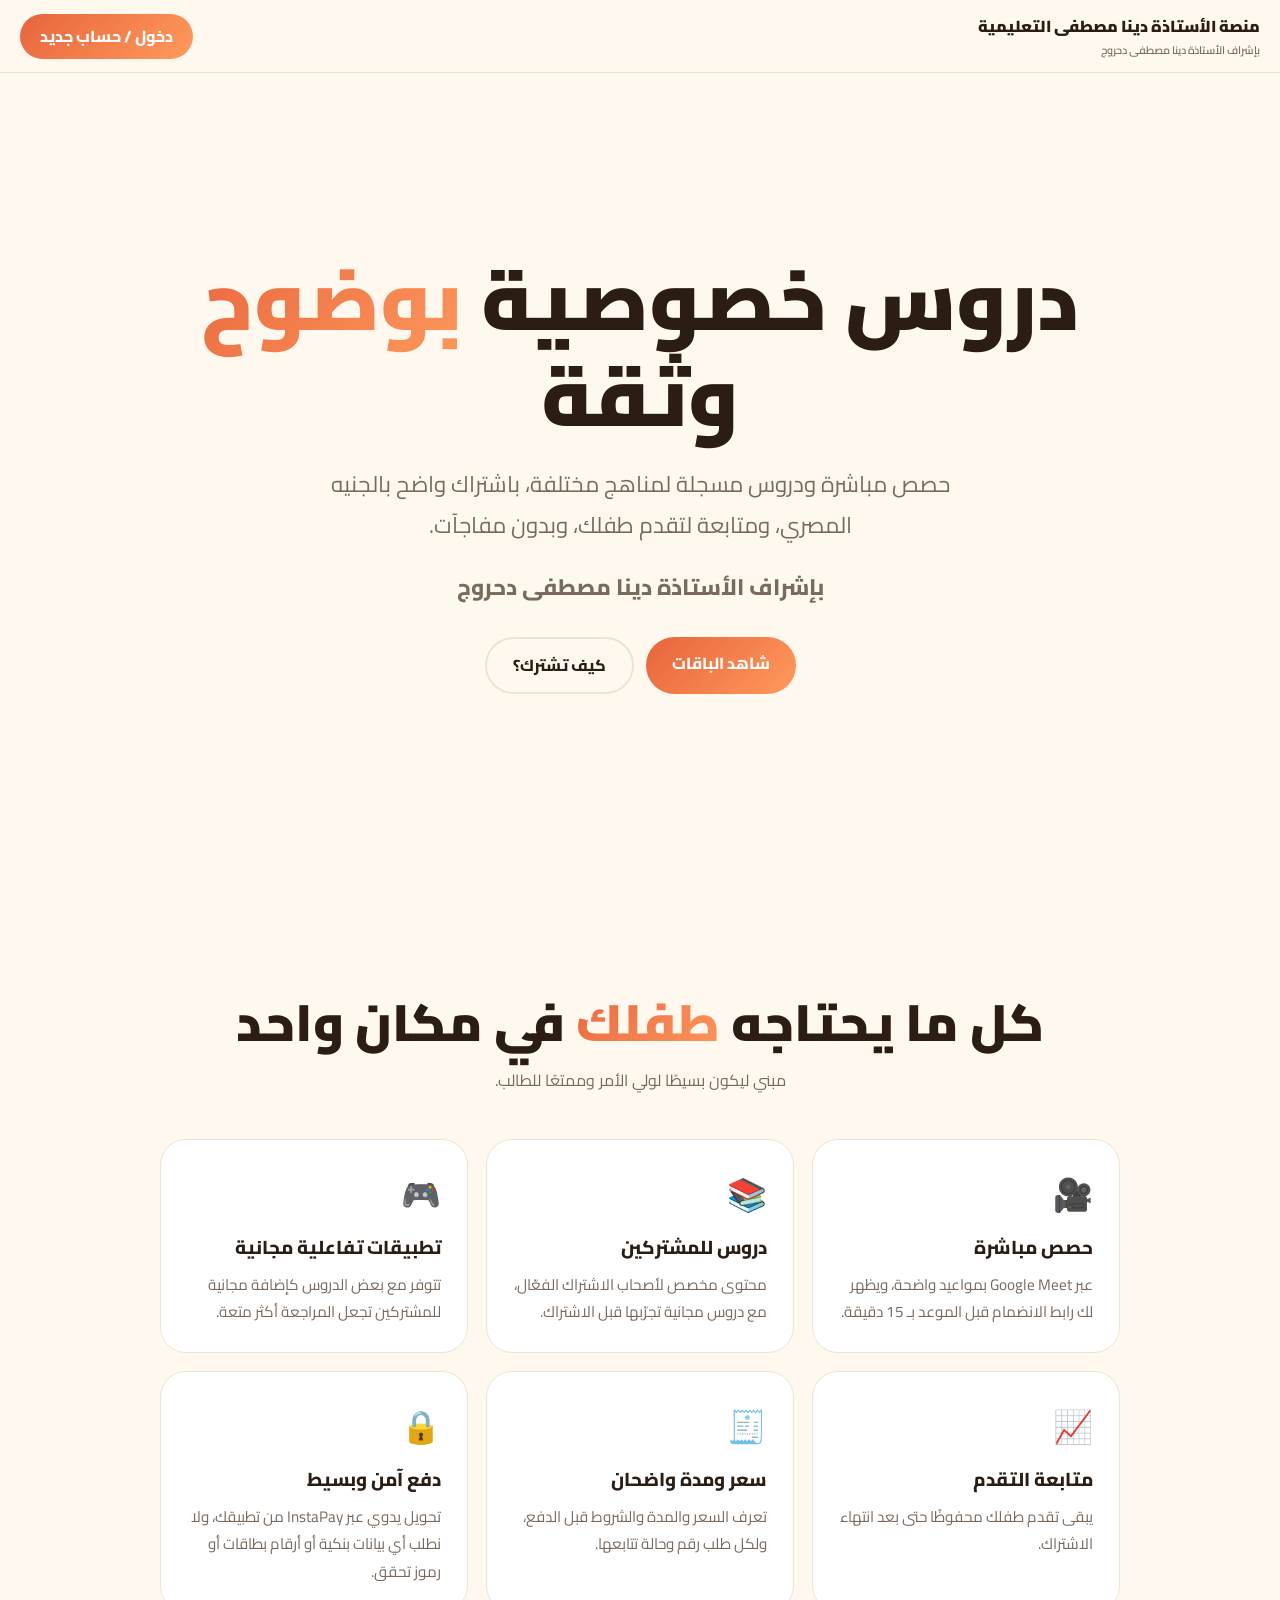
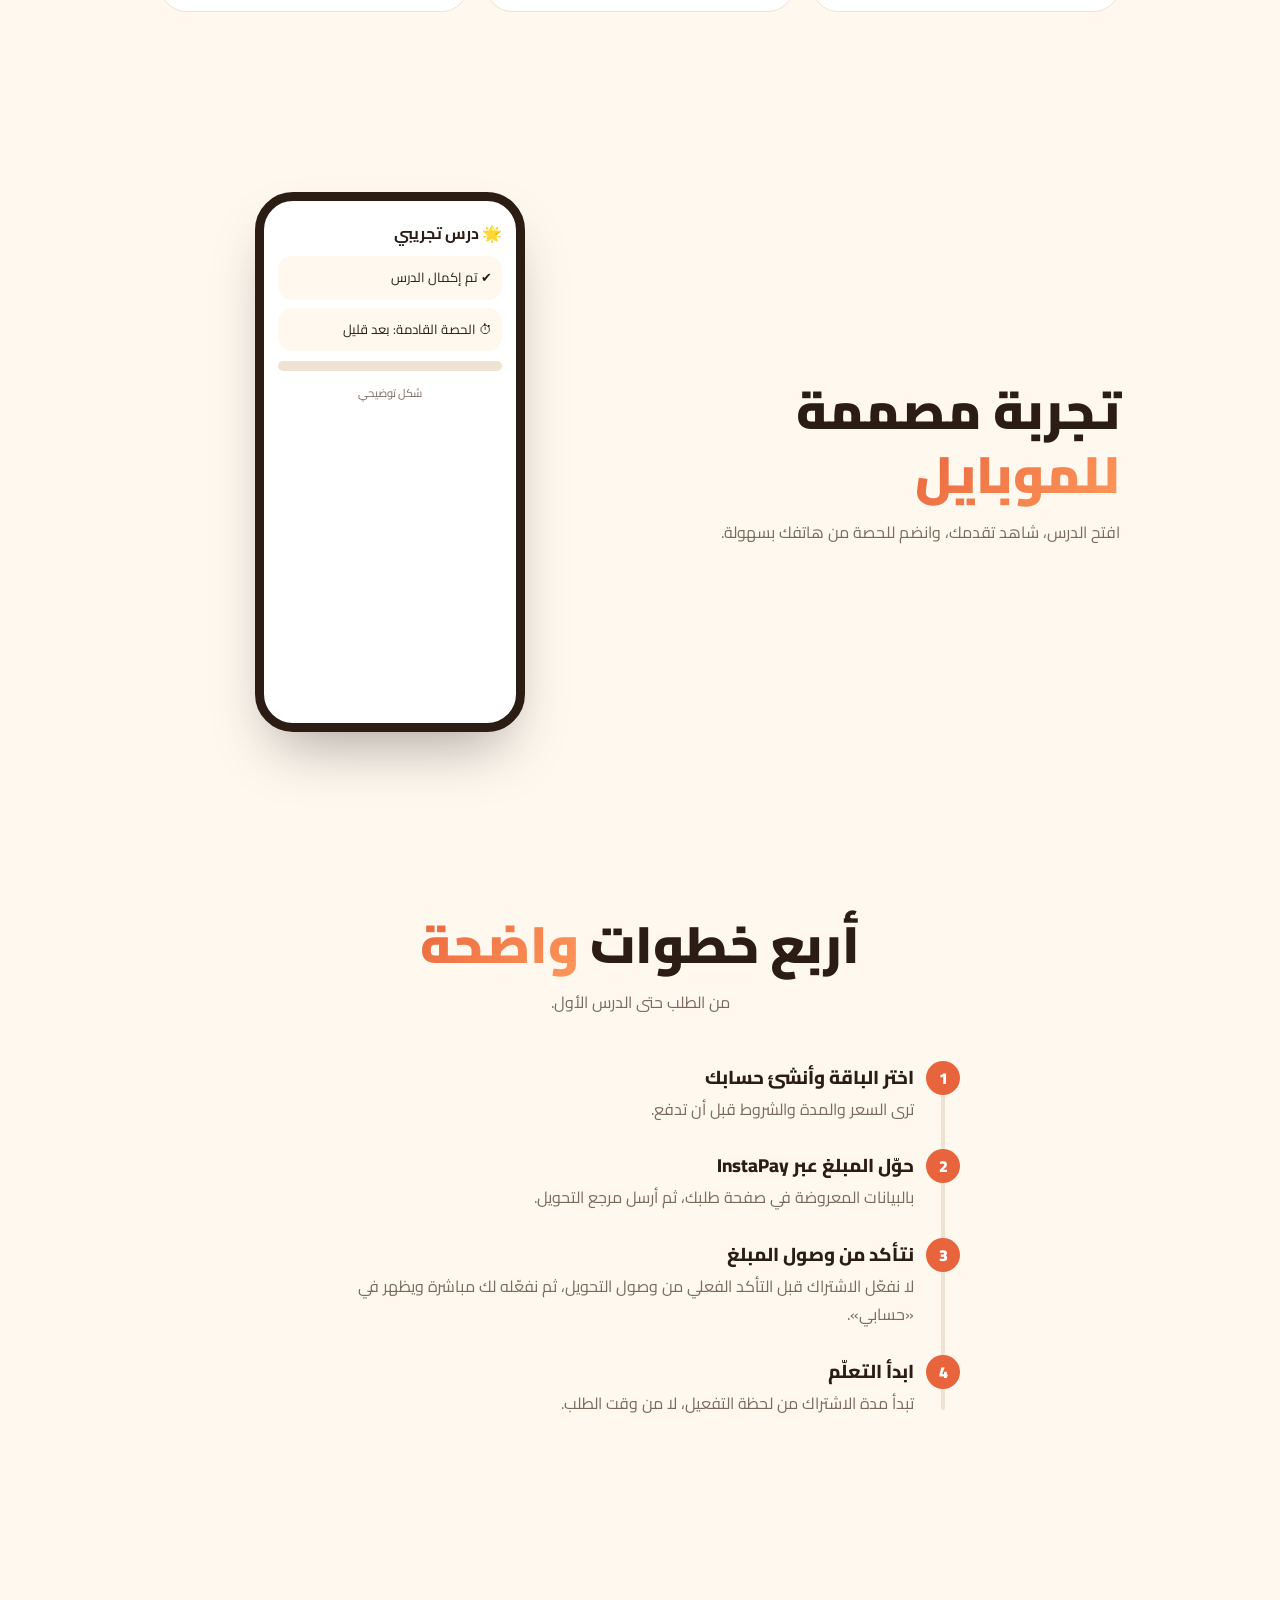
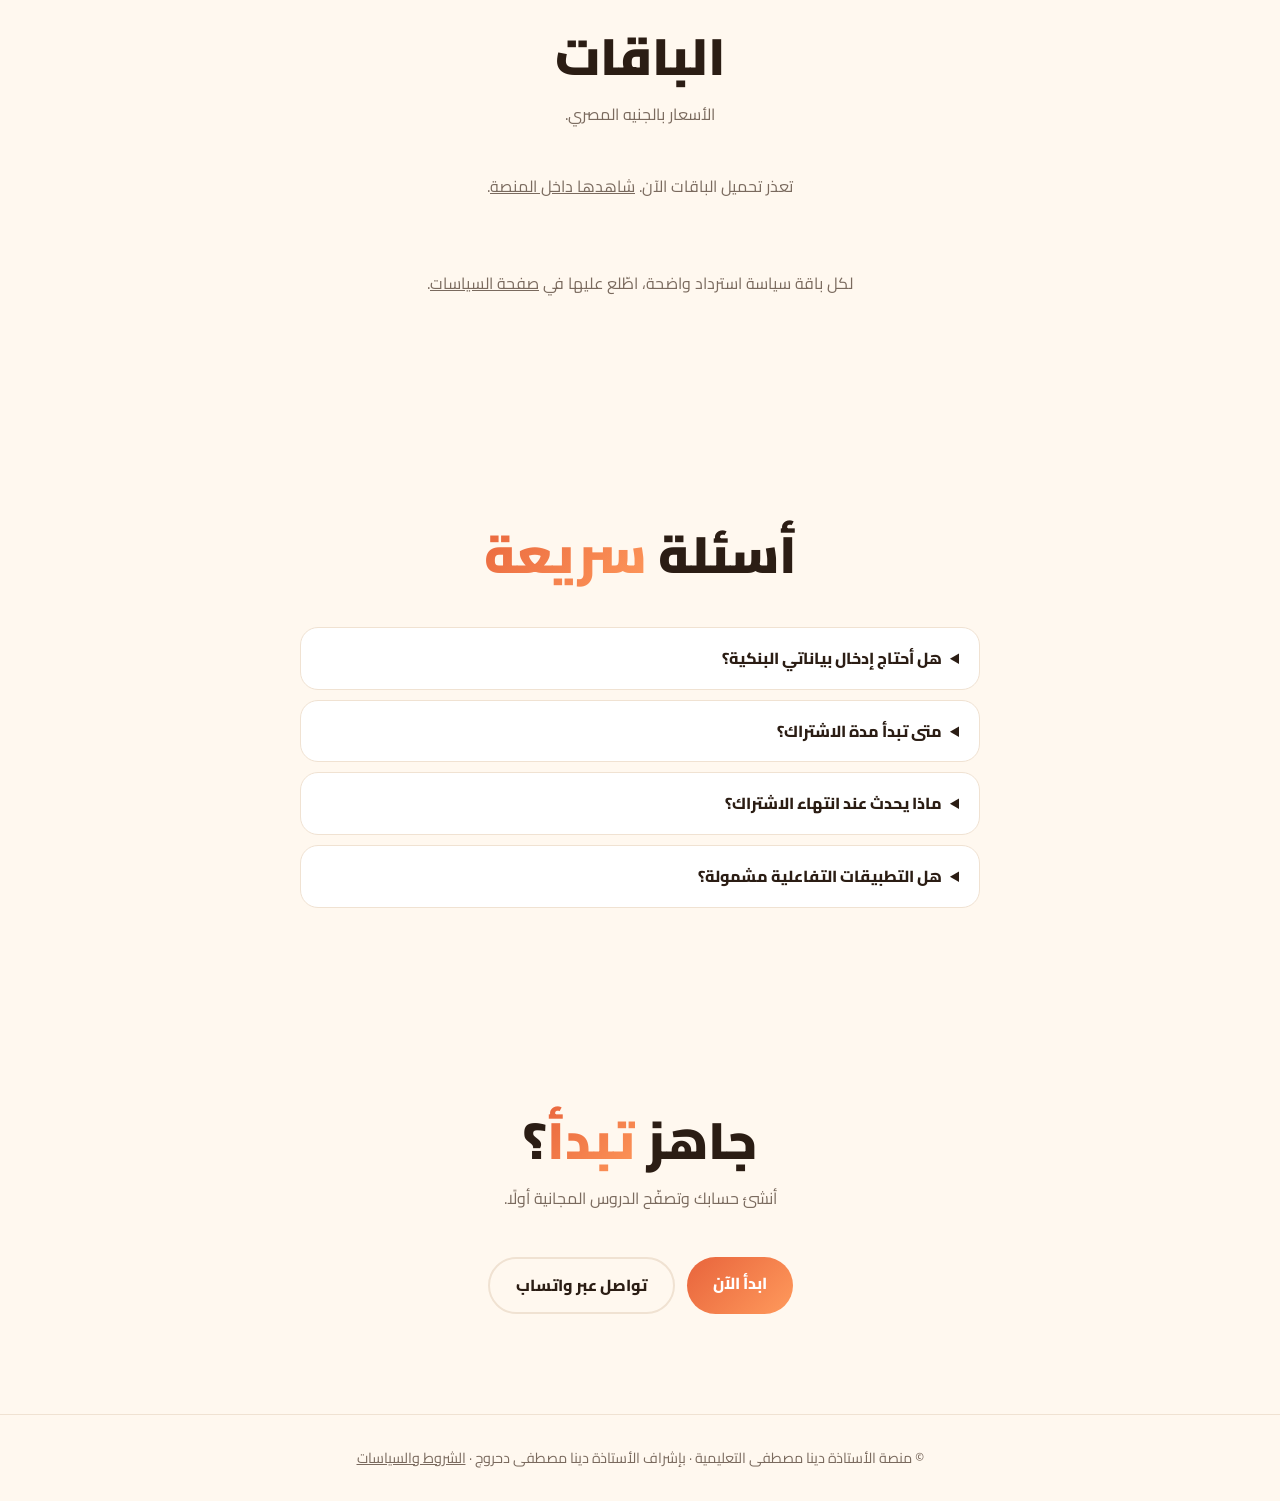
<file: welcome.html>
<!DOCTYPE html>
<html lang="ar" dir="rtl">
<head>
<meta charset="UTF-8">
<meta name="viewport" content="width=device-width,initial-scale=1">
<title>منصة الأستاذة دينا مصطفى التعليمية — دروس خصوصية بوضوح وثقة</title>
<meta name="description" content="دروس خصوصية مباشرة ومسجلة، اشتراكات واضحة بالجنيه المصري، ودفع بتحويل InstaPay مع تأكيد قبل التفعيل.">
<link href="https://fonts.googleapis.com/css2?family=Cairo:wght@400;600;800;900&display=swap" rel="stylesheet">
<style>
:root{--bg:#fff8ef;--ink:#2b1d14;--mut:#7a6a5e;--o:#e8643c;--o2:#ff9a5c;--card:#fff;--line:#f0e2d2}
@media (prefers-color-scheme:dark){:root{--bg:#14100d;--ink:#f6ece2;--mut:#b4a395;--card:#1d1814;--line:#2d241d}}
*{box-sizing:border-box;margin:0}html{scroll-behavior:smooth}
body{font-family:Cairo,sans-serif;background:var(--bg);color:var(--ink);line-height:1.8;overflow-x:hidden}
a{color:inherit}.wrap{max-width:1000px;margin:auto;padding:0 20px}
nav{position:fixed;inset:0 0 auto 0;z-index:10;display:flex;justify-content:space-between;align-items:center;padding:12px 20px;background:color-mix(in srgb,var(--bg) 80%,transparent);backdrop-filter:blur(14px);border-bottom:1px solid var(--line)}
nav b{font-weight:900}.btn{display:inline-block;background:linear-gradient(135deg,var(--o),var(--o2));color:#fff;text-decoration:none;font-weight:800;padding:12px 26px;border-radius:99px;border:0;cursor:pointer;transition:transform .2s}
.btn:hover{transform:translateY(-2px)}.btn.alt{background:none;color:var(--ink);border:2px solid var(--line)}
.hero{min-height:100svh;display:grid;place-items:center;text-align:center;padding:96px 20px 48px}
.hero-inner{will-change:transform,opacity;max-width:880px}
h1{font-size:clamp(2.3rem,7.5vw,5.2rem);font-weight:900;line-height:1.15}
h1 span,h2 span{background:linear-gradient(135deg,var(--o),var(--o2));-webkit-background-clip:text;background-clip:text;color:transparent}
.hero p{font-size:clamp(1.05rem,2.6vw,1.4rem);color:var(--mut);margin:20px auto 30px;max-width:640px}
.row{display:flex;gap:12px;justify-content:center;flex-wrap:wrap}
section{padding:90px 0}h2{font-size:clamp(1.8rem,5vw,3.2rem);font-weight:900;line-height:1.25;text-align:center;margin-bottom:12px}
.sub{color:var(--mut);text-align:center;max-width:620px;margin:0 auto 44px}
.grid{display:grid;grid-template-columns:repeat(auto-fit,minmax(250px,1fr));gap:18px}
.card{background:var(--card);border:1px solid var(--line);border-radius:26px;padding:26px}.card h3{font-weight:800;margin-bottom:6px}.card p{color:var(--mut);font-size:.95rem}
.ic{font-size:2rem;display:block;margin-bottom:8px}
.split{display:grid;grid-template-columns:1fr 1fr;gap:40px;align-items:center}@media(max-width:760px){.split{grid-template-columns:1fr}}
.phone{width:min(270px,72vw);aspect-ratio:9/18;margin:auto;border-radius:38px;border:9px solid var(--ink);background:var(--card);padding:18px 14px;box-shadow:0 30px 60px -20px rgba(0,0,0,.35);overflow:hidden}
.phone .bar{height:10px;border-radius:9px;background:var(--line);margin:10px 0;overflow:hidden}.phone .bar i{display:block;height:100%;width:0;background:linear-gradient(90deg,var(--o),var(--o2));animation:fill 3s ease-in-out infinite alternate}
@keyframes fill{to{width:80%}}.phone .l{background:var(--bg);border-radius:14px;padding:10px;margin:8px 0;font-size:.82rem}.phone small{display:block;color:var(--mut);text-align:center;margin-top:12px;font-size:.7rem}
.steps{position:relative;--p:0;padding-inline-start:46px}.steps::before,.steps::after{content:"";position:absolute;inset-inline-start:15px;top:8px;width:4px;border-radius:4px}
.steps::before{bottom:8px;background:var(--line)}.steps::after{height:calc((100% - 16px)*var(--p));background:linear-gradient(var(--o),var(--o2))}
.step{position:relative;margin-bottom:26px}.step b{position:absolute;inset-inline-start:-46px;top:0;width:34px;height:34px;border-radius:50%;background:var(--o);color:#fff;display:grid;place-items:center;font-weight:900}
.step h3{font-weight:800}.step p{color:var(--mut)}
.plan{background:var(--card);border:1px solid var(--line);border-radius:26px;padding:26px;text-align:center}.plan .pr{font-size:2.2rem;font-weight:900;color:var(--o)}.plan p{color:var(--mut)}
details{background:var(--card);border:1px solid var(--line);border-radius:18px;padding:16px 20px;margin-bottom:10px}summary{cursor:pointer;font-weight:800}details p{color:var(--mut);margin-top:8px}
.cta{text-align:center;padding:100px 20px}footer{text-align:center;color:var(--mut);padding:30px 20px;border-top:1px solid var(--line);font-size:.9rem}
.rv{opacity:0;transform:translateY(34px);transition:opacity .9s cubic-bezier(.2,.7,.2,1) var(--d,0s),transform .9s cubic-bezier(.2,.7,.2,1) var(--d,0s)}.rv.in{opacity:1;transform:none}
@media (prefers-reduced-motion:reduce){*{animation:none!important;transition:none!important}.rv{opacity:1;transform:none}html{scroll-behavior:auto}}
</style>
</head>
<body>
<nav><b>منصة الأستاذة دينا مصطفى التعليمية<small style="display:block;font-size:.68rem;font-weight:600;color:var(--mut)">بإشراف الأستاذة دينا مصطفى دحروج</small></b><a class="btn" href="/#/login" style="padding:8px 20px">دخول / حساب جديد</a></nav>

<header class="hero"><div class="hero-inner">
  <h1>دروس خصوصية <span>بوضوح</span> وثقة</h1>
  <p>حصص مباشرة ودروس مسجلة لمناهج مختلفة، باشتراك واضح بالجنيه المصري، ومتابعة لتقدم طفلك، وبدون مفاجآت.</p>
  <p style="margin-top:-8px;font-weight:800">بإشراف الأستاذة دينا مصطفى دحروج</p>
  <div class="row"><a class="btn" href="#plans">شاهد الباقات</a><a class="btn alt" href="#how">كيف تشترك؟</a></div>
</div></header>

<section><div class="wrap">
  <h2 class="rv">كل ما يحتاجه <span>طفلك</span> في مكان واحد</h2>
  <p class="sub rv">مبني ليكون بسيطًا لولي الأمر وممتعًا للطالب.</p>
  <div class="grid">
    <div class="card rv"><span class="ic">🎥</span><h3>حصص مباشرة</h3><p>عبر Google Meet بمواعيد واضحة، ويظهر لك رابط الانضمام قبل الموعد بـ 15 دقيقة.</p></div>
    <div class="card rv" style="--d:.08s"><span class="ic">📚</span><h3>دروس للمشتركين</h3><p>محتوى مخصص لأصحاب الاشتراك الفعّال، مع دروس مجانية تجرّبها قبل الاشتراك.</p></div>
    <div class="card rv" style="--d:.16s"><span class="ic">🎮</span><h3>تطبيقات تفاعلية مجانية</h3><p>تتوفر مع بعض الدروس كإضافة مجانية للمشتركين تجعل المراجعة أكثر متعة.</p></div>
    <div class="card rv"><span class="ic">📈</span><h3>متابعة التقدم</h3><p>يبقى تقدم طفلك محفوظًا حتى بعد انتهاء الاشتراك.</p></div>
    <div class="card rv" style="--d:.08s"><span class="ic">🧾</span><h3>سعر ومدة واضحان</h3><p>تعرف السعر والمدة والشروط قبل الدفع، ولكل طلب رقم وحالة تتابعها.</p></div>
    <div class="card rv" style="--d:.16s"><span class="ic">🔒</span><h3>دفع آمن وبسيط</h3><p>تحويل يدوي عبر InstaPay من تطبيقك، ولا نطلب أي بيانات بنكية أو أرقام بطاقات أو رموز تحقق.</p></div>
  </div>
</div></section>

<section><div class="wrap split">
  <div><h2 class="rv" style="text-align:start">تجربة مصممة <span>للموبايل</span></h2>
  <p class="rv" style="color:var(--mut)">افتح الدرس، شاهد تقدمك، وانضم للحصة من هاتفك بسهولة.</p></div>
  <div class="phone rv"><b>🌟 درس تجريبي</b><div class="l">✔ تم إكمال الدرس</div><div class="l">⏱ الحصة القادمة: بعد قليل</div><div class="bar"><i></i></div><small>شكل توضيحي</small></div>
</div></section>

<section id="how"><div class="wrap">
  <h2 class="rv">أربع خطوات <span>واضحة</span></h2><p class="sub rv">من الطلب حتى الدرس الأول.</p>
  <div class="steps" style="max-width:640px;margin:auto">
    <div class="step rv"><b>1</b><h3>اختر الباقة وأنشئ حسابك</h3><p>ترى السعر والمدة والشروط قبل أن تدفع.</p></div>
    <div class="step rv"><b>2</b><h3>حوّل المبلغ عبر InstaPay</h3><p>بالبيانات المعروضة في صفحة طلبك، ثم أرسل مرجع التحويل.</p></div>
    <div class="step rv"><b>3</b><h3>نتأكد من وصول المبلغ</h3><p>لا نفعّل الاشتراك قبل التأكد الفعلي من وصول التحويل، ثم نفعّله لك مباشرة ويظهر في «حسابي».</p></div>
    <div class="step rv"><b>4</b><h3>ابدأ التعلّم</h3><p>تبدأ مدة الاشتراك من لحظة التفعيل، لا من وقت الطلب.</p></div>
  </div>
</div></section>

<section id="plans"><div class="wrap">
  <h2 class="rv">الباقات</h2><p class="sub rv">الأسعار بالجنيه المصري.</p>
  <div class="grid" id="plansBox"><p class="sub">جارٍ تحميل الباقات…</p></div>
  <p class="sub" style="margin-top:24px">لكل باقة سياسة استرداد واضحة، اطّلع عليها في <a href="/#/policies">صفحة السياسات</a>.</p>
</div></section>

<section><div class="wrap" style="max-width:720px">
  <h2 class="rv">أسئلة <span>سريعة</span></h2><br>
  <details class="rv"><summary>هل أحتاج إدخال بياناتي البنكية؟</summary><p>لا. التحويل يدوي من تطبيق InstaPay الخاص بك، ولا نطلب كلمات مرور أو بيانات بطاقات.</p></details>
  <details class="rv"><summary>متى تبدأ مدة الاشتراك؟</summary><p>من لحظة تفعيل الإدارة لاشتراكك، وليس من وقت الطلب أو التحويل.</p></details>
  <details class="rv"><summary>ماذا يحدث عند انتهاء الاشتراك؟</summary><p>يتوقف الوصول للمحتوى المخصص للمشتركين فقط، ويبقى حسابك وتقدمك.</p></details>
  <details class="rv"><summary>هل التطبيقات التفاعلية مشمولة؟</summary><p>هي إضافة مجانية مع بعض الدروس للمشتركين، وليست جزءًا مضمونًا من الاشتراك.</p></details>
</div></section>

<div class="cta"><h2 class="rv">جاهز <span>تبدأ</span>؟</h2><p class="sub rv">أنشئ حسابك وتصفّح الدروس المجانية أولًا.</p>
  <div class="row rv"><a class="btn" href="/#/login">ابدأ الآن</a><a class="btn alt wa" href="#" target="_blank" rel="noopener noreferrer" hidden>تواصل عبر واتساب</a></div></div>
<footer>© منصة الأستاذة دينا مصطفى التعليمية · بإشراف الأستاذة دينا مصطفى دحروج · <a href="/#/policies">الشروط والسياسات</a></footer>

<script src="config.js"></script>
<script>
const C = window.CFG || {}, reduce = matchMedia('(prefers-reduced-motion: reduce)').matches;
const io = new IntersectionObserver(es => es.forEach(e => { if (e.isIntersecting) { e.target.classList.add('in'); io.unobserve(e.target); } }), {threshold: .15});
document.querySelectorAll('.rv').forEach(el => io.observe(el));
const hi = document.querySelector('.hero-inner'), st = document.querySelector('.steps'); let tick = false;
function onScroll() {
  if (tick) return; tick = true;
  requestAnimationFrame(() => {
    const h = innerHeight, p = Math.min(1, scrollY / (h * .7));
    if (!reduce) { hi.style.transform = `scale(${1 - p * .12}) translateY(${p * -40}px)`; hi.style.opacity = 1 - p * .85; }
    const r = st.getBoundingClientRect(); st.style.setProperty('--p', Math.min(1, Math.max(0, (h * .7 - r.top) / r.height)));
    tick = false;
  });
}
addEventListener('scroll', onScroll, {passive: true}); onScroll();
if (C.whatsapp) { const a = document.querySelector('.wa'); a.href = 'https://wa.me/' + String(C.whatsapp).replace(/\D/g, ''); a.hidden = false; }
(async () => {
  const box = document.getElementById('plansBox');
  try {
    if (!C.url || !C.anonKey) throw 0;
    const r = await fetch(C.url + '/rest/v1/plans?select=name,price_egp,duration_days,description&is_active=eq.true&order=price_egp.asc', {headers: {apikey: C.anonKey, Authorization: 'Bearer ' + C.anonKey}});
    if (!r.ok) throw 0;
    const ps = await r.json(); box.textContent = '';
    if (!ps.length) { box.textContent = 'تُعلن الباقات قريبًا.'; return; }
    ps.forEach((p, i) => {
      const d = document.createElement('div'); d.className = 'plan rv'; d.style.setProperty('--d', i * .08 + 's');
      const t = document.createElement('h3'); t.textContent = p.name;
      const pr = document.createElement('div'); pr.className = 'pr'; pr.textContent = new Intl.NumberFormat('ar-EG', {style: 'currency', currency: 'EGP'}).format(p.price_egp);
      const du = document.createElement('p'); du.textContent = 'المدة: ' + p.duration_days + ' يومًا من تاريخ التفعيل';
      const ds = document.createElement('p'); ds.textContent = p.description || '';
      const a = document.createElement('a'); a.className = 'btn'; a.href = '/#/'; a.textContent = 'اشترك'; a.style.marginTop = '12px';
      d.append(t, pr, du, ds, a); box.append(d); io.observe(d);
    });
  } catch { box.innerHTML = '<p class="sub">تعذر تحميل الباقات الآن. <a href="/#/">شاهدها داخل المنصة</a>.</p>'; }
})();
</script>
</body>
</html>
</file>
